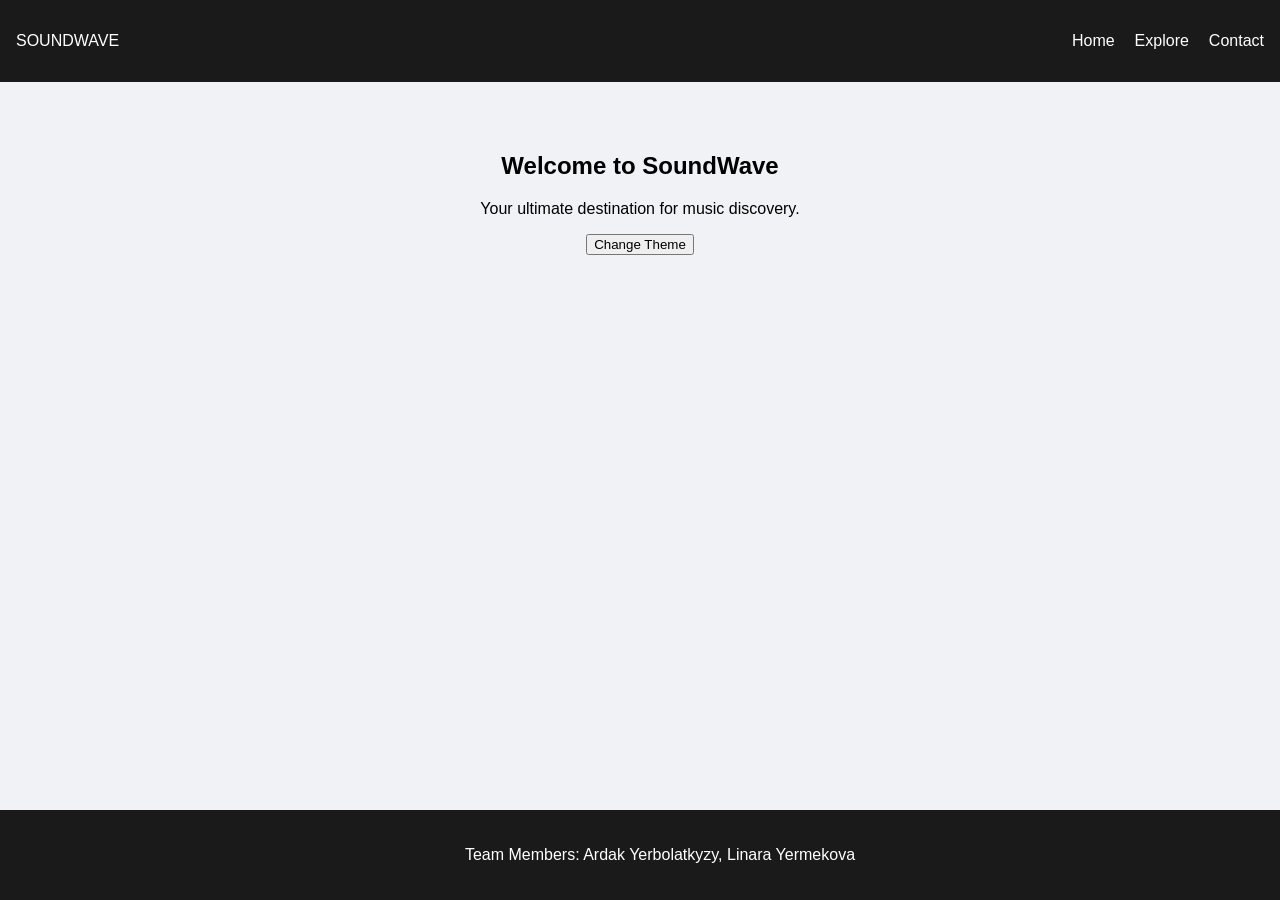
<file: index.html>
<!DOCTYPE html>
<html lang="en">
<head>
    <meta charset="UTF-8">
    <title>SoundWave - Home</title>
    <link rel="stylesheet" href="style.css">
</head>
<body>
    <header>
        <nav>
            <div class="logo">SOUNDWAVE</div>
            <ul>
                <li><a href="index.html">Home</a></li>
                <li><a href="explore.html">Explore</a></li>
                <li><a href="contact.html">Contact</a></li>
            </ul>
        </nav>
    </header>

    <main>
        <section style="text-align: center; padding: 50px;">
            <h1 id="welcome-msg">Welcome to SoundWave</h1>
            <p>Your ultimate destination for music discovery.</p>
            <button id="theme-toggle">Change Theme</button>
        </section>
    </main>

    <footer>
        <p>Team Members: Ardak Yerbolatkyzy, Linara Yermekova</p>
    </footer>
    <script src="script.js"></script>
</body>
</html>
</file>
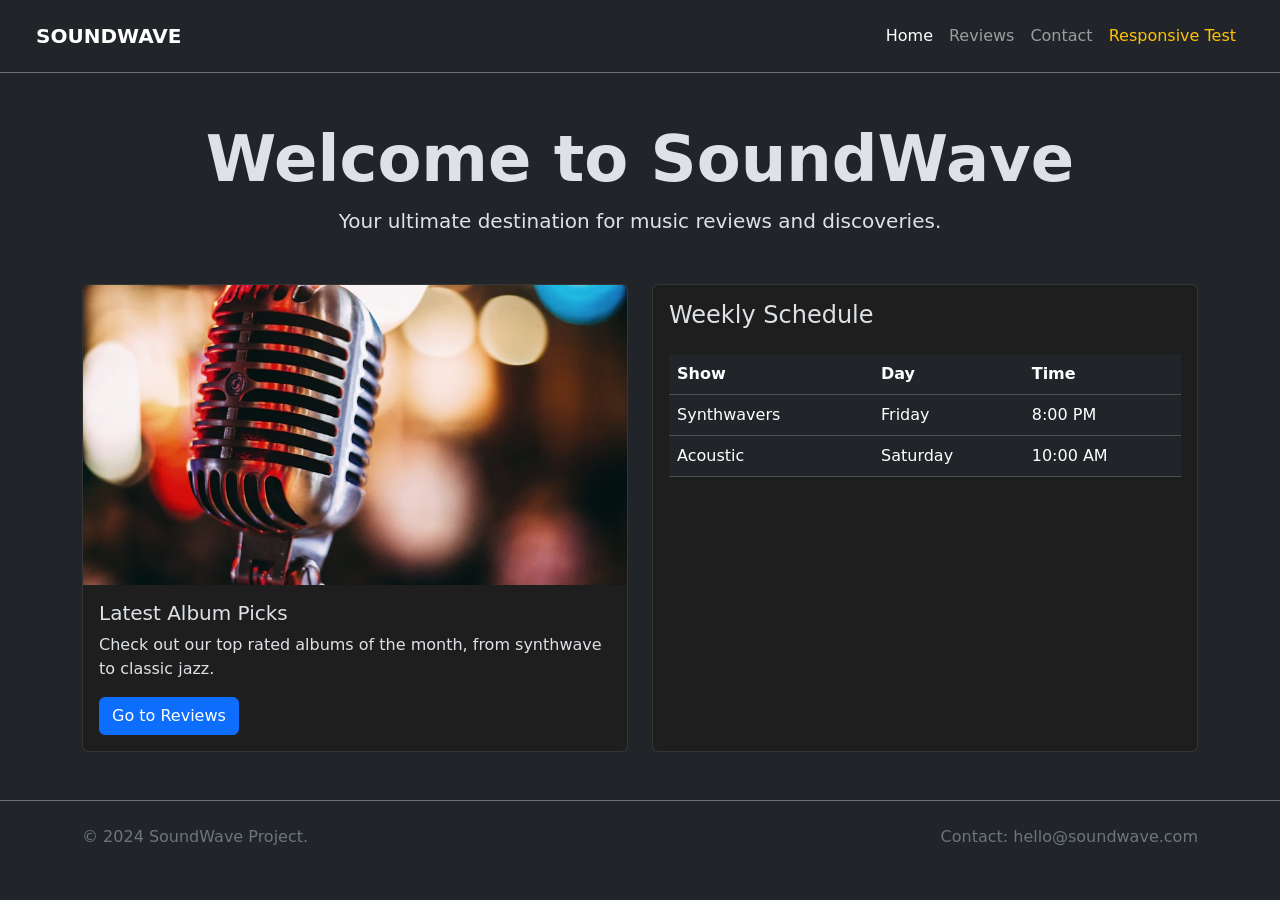
<file: SoundWave_Project/index.html>
<!DOCTYPE html>
<html lang="en" data-bs-theme="dark">
<head>
    <meta charset="utf-8">
    <meta name="viewport" content="width=device-width, initial-scale=1.0">
    <title>SoundWave | Home</title>
    <link href="https://cdn.jsdelivr.net/npm/bootstrap@5.3.3/dist/css/bootstrap.min.css" rel="stylesheet">
    <link rel="stylesheet" href="styles.css">
</head>
<body>
    <nav class="navbar navbar-expand-lg navbar-dark bg-dark border-bottom border-secondary px-4 py-3">
        <div class="container-fluid">
            <a class="navbar-brand fw-bold" href="index.html">SOUNDWAVE</a>
            <button class="navbar-toggler" type="button" data-bs-toggle="collapse" data-bs-target="#navbarNav">
                <span class="navbar-toggler-icon"></span>
            </button>
            <div class="collapse navbar-collapse" id="navbarNav">
                <ul class="navbar-nav ms-auto">
                    <li class="nav-item"><a class="nav-link active" href="index.html">Home</a></li>
                    <li class="nav-item"><a class="nav-link" href="reviews.html">Reviews</a></li>
                    <li class="nav-item"><a class="nav-link" href="contact.html">Contact</a></li>
                    <li class="nav-item"><a class="nav-link text-warning" href="responsive.html">Responsive Test</a></li>
                </ul>
            </div>
        </div>
    </nav>

    <main class="container my-5">
        <header class="text-center mb-5">
            <h1 class="display-3 fw-bold">Welcome to SoundWave</h1>
            <p class="lead">Your ultimate destination for music reviews and discoveries.</p>
        </header>

        <section class="row g-4">
            <div class="col-md-6">
                <div class="card my-custom-card h-100">
                    <img src="music.jpg" class="card-img-top" alt="Featured Music">
                    <div class="card-body">
                        <h5 class="card-title">Latest Album Picks</h5>
                        <p class="card-text">Check out our top rated albums of the month, from synthwave to classic jazz.</p>
                        <a href="reviews.html" class="btn btn-primary">Go to Reviews</a>
                    </div>
                </div>
            </div>
            <div class="col-md-6">
                <div class="card my-custom-card h-100">
                    <div class="card-body">
                        <h2 class="h4 mb-4">Weekly Schedule</h2>
                        <table class="table table-dark table-hover">
                            <thead>
                                <tr><th>Show</th><th>Day</th><th>Time</th></tr>
                            </thead>
                            <tbody>
                                <tr><td>Synthwavers</td><td>Friday</td><td>8:00 PM</td></tr>
                                <tr><td>Acoustic</td><td>Saturday</td><td>10:00 AM</td></tr>
                            </tbody>
                        </table>
                    </div>
                </div>
            </div>
        </section>
    </main>

    <footer class="bg-dark text-secondary py-4 border-top border-secondary mt-auto">
        <div class="container d-flex justify-content-between">
            <p>&copy; 2024 SoundWave Project.</p>
            <p>Contact: hello@soundwave.com</p>
        </div>
    </footer>
    <script src="https://cdn.jsdelivr.net/npm/bootstrap@5.3.3/dist/js/bootstrap.bundle.min.js"></script>
</body>
</html>
</file>
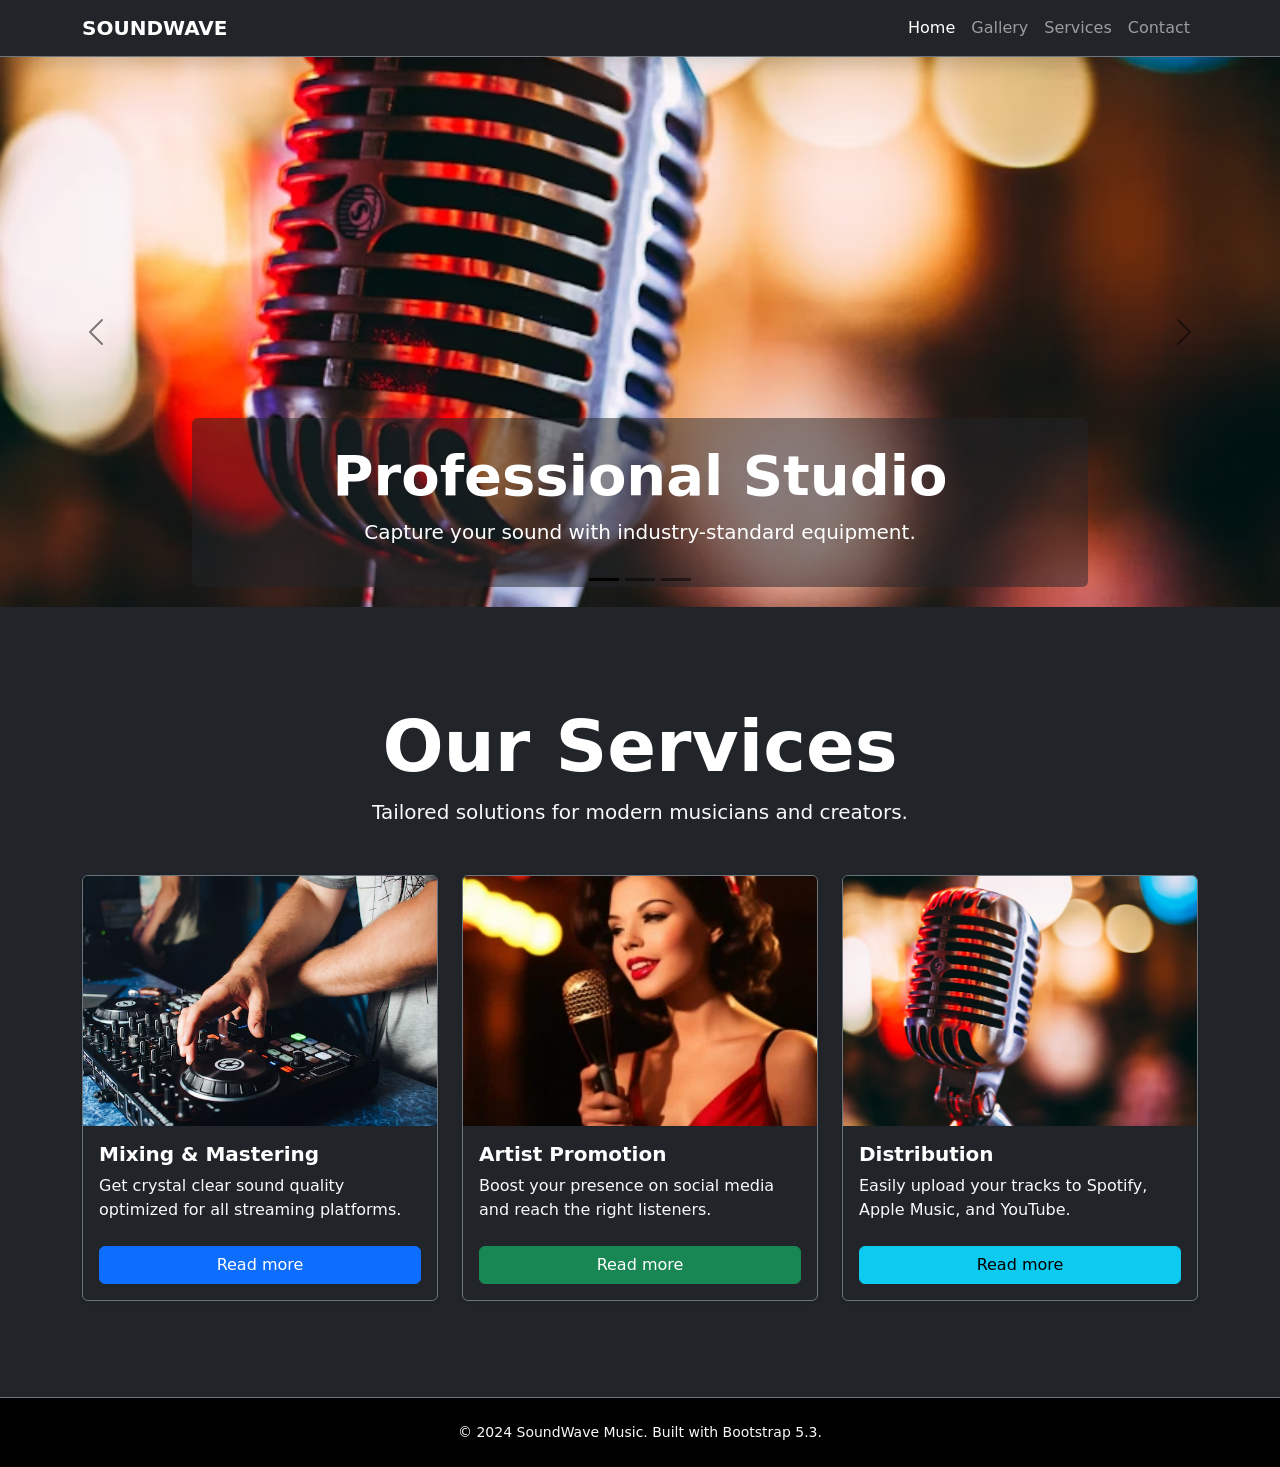
<file: components.html>
<!DOCTYPE html>
<html lang="en" data-bs-theme="dark">
<head>
    <meta charset="UTF-8">
    <meta name="viewport" content="width=device-width, initial-scale=1.0">
    <title>SoundWave | Components Practice</title>

    <!-- Step 1: Link Bootstrap CDN (CSS) -->
    <link href="https://cdn.jsdelivr.net/npm/bootstrap@5.3.3/dist/css/bootstrap.min.css" rel="stylesheet">
    
    <style>
        /* Custom styles for image consistency */
        .carousel-item img {
            height: 550px;
            object-fit: cover;
        }
        .card-img-top {
            height: 250px;
            object-fit: cover;
        }
        /* Spacing for content below Sticky Navbar */
        body {
            padding-top: 0;
        }
    </style>
</head>
<body>

    <!-- Step 2: Navigation Bar (navbar-expand-lg) -->
    <!-- Bonus: Sticky Navbar -->
    <nav class="navbar navbar-expand-lg navbar-dark bg-dark sticky-top border-bottom border-secondary shadow">
        <div class="container">
            <a class="navbar-brand fw-bold" href="#">SOUNDWAVE</a>
            <button class="navbar-toggler" type="button" data-bs-toggle="collapse" data-bs-target="#practiceNavbar">
                <span class="navbar-toggler-icon"></span>
            </button>
            <div class="collapse navbar-collapse" id="practiceNavbar">
                <ul class="navbar-nav ms-auto">
                    <li class="nav-item"><a class="nav-link active" href="#">Home</a></li>
                    <li class="nav-item"><a class="nav-link" href="#gallery">Gallery</a></li>
                    <li class="nav-item"><a class="nav-link" href="#services">Services</a></li>
                    <li class="nav-item"><a class="nav-link" href="#">Contact</a></li>
                </ul>
            </div>
        </div>
    </nav>

    <!-- Step 3: Carousel with 3 images, captions, and slide controls -->
    <!-- Bonus: Autoplay (data-bs-ride) and Fade (carousel-fade) transitions -->
    <header id="gallery" class="carousel slide carousel-fade" data-bs-ride="carousel">
        <!-- Slide Indicators -->
        <div class="carousel-indicators">
            <button type="button" data-bs-target="#gallery" data-bs-slide-to="0" class="active"></button>
            <button type="button" data-bs-target="#gallery" data-bs-slide-to="1"></button>
            <button type="button" data-bs-target="#gallery" data-bs-slide-to="2"></button>
        </div>

        <div class="carousel-inner">
            <!-- Slide 1 -->
            <div class="carousel-item active" data-bs-interval="4000">
                <img src="music.jpg" class="d-block w-100" alt="Studio Recording">
                <div class="carousel-caption d-none d-md-block bg-dark bg-opacity-50 rounded p-4">
                    <h2 class="display-4 fw-bold text-white">Professional Studio</h2>
                    <p class="lead text-white">Capture your sound with industry-standard equipment.</p>
                </div>
            </div>
            <!-- Slide 2 -->
            <div class="carousel-item" data-bs-interval="4000">
                <img src="guitar.jpg" class="d-block w-100" alt="Instruments">
                <div class="carousel-caption d-none d-md-block bg-dark bg-opacity-50 rounded p-4">
                    <h2 class="display-4 fw-bold text-white">Premium Instruments</h2>
                    <p class="lead text-white">A wide variety of guitars and synths for your production.</p>
                </div>
            </div>
            <!-- Slide 3 -->
            <div class="carousel-item" data-bs-interval="4000">
                <img src="people.jpg" class="d-block w-100" alt="Live Event">
                <div class="carousel-caption d-none d-md-block bg-dark bg-opacity-50 rounded p-4">
                    <h2 class="display-4 fw-bold text-white">Global Community</h2>
                    <p class="lead text-white">Connect with thousands of artists and producers worldwide.</p>
                </div>
            </div>
        </div>

        <!-- Carousel Controls -->
        <button class="carousel-control-prev" type="button" data-bs-target="#gallery" data-bs-slide="prev">
            <span class="carousel-control-prev-icon"></span>
        </button>
        <button class="carousel-control-next" type="button" data-bs-target="#gallery" data-bs-slide="next">
            <span class="carousel-control-next-icon"></span>
        </button>
    </header>

    <!-- Step 4: Section with 3 Cards in a responsive grid (col-md-4) -->
    <!-- Step 6: Applied Bootstrap Typography and Spacing -->
    <main class="container my-5 py-5" id="services">
        <div class="text-center mb-5">
            <h1 class="display-2 fw-bold text-white">Our Services</h1>
            <p class="lead text-light">Tailored solutions for modern musicians and creators.</p>
        </div>

        <div class="row g-4">
            <!-- Card 1 -->
            <div class="col-12 col-md-4">
                <div class="card h-100 border-secondary bg-dark text-white shadow-sm">
                    <img src="dj.jpg" class="card-img-top" alt="Mixing">
                    <div class="card-body d-flex flex-column">
                        <h5 class="card-title fw-bold text-white">Mixing & Mastering</h5>
                        <p class="card-text text-light mb-4">Get crystal clear sound quality optimized for all streaming platforms.</p>
                        <!-- Step 5: Buttons in each card -->
                        <button class="btn btn-primary mt-auto">Read more</button>
                    </div>
                </div>
            </div>

            <!-- Card 2 -->
            <div class="col-12 col-md-4">
                <div class="card h-100 border-secondary bg-dark text-white shadow-sm">
                    <img src="singer.jpg" class="card-img-top" alt="Artist Promotion">
                    <div class="card-body d-flex flex-column">
                        <h5 class="card-title fw-bold text-white">Artist Promotion</h5>
                        <p class="card-text text-light mb-4">Boost your presence on social media and reach the right listeners.</p>
                        <button class="btn btn-success mt-auto">Read more</button>
                    </div>
                </div>
            </div>

            <!-- Card 3 -->
            <div class="col-12 col-md-4">
                <div class="card h-100 border-secondary bg-dark text-white shadow-sm">
                    <img src="music.jpg" class="card-img-top" alt="Digital Distribution">
                    <div class="card-body d-flex flex-column">
                        <h5 class="card-title fw-bold text-white">Distribution</h5>
                        <p class="card-text text-light mb-4">Easily upload your tracks to Spotify, Apple Music, and YouTube.</p>
                        <button class="btn btn-info mt-auto">Read more</button>
                    </div>
                </div>
            </div>
        </div>
    </main>

    <!-- Step 7: Layout is responsive (stacks on mobile, side-by-side on desktop) -->

    <footer class="bg-black text-center py-4 border-top border-secondary mt-5">
        <p class="text-light mb-0 small">&copy; 2024 SoundWave Music. Built with Bootstrap 5.3.</p>
    </footer>

    <!-- Step 1: Link Bootstrap JS Bundle -->
    <script src="https://cdn.jsdelivr.net/npm/bootstrap@5.3.3/dist/js/bootstrap.bundle.min.js"></script>
</body>
</html>
</file>
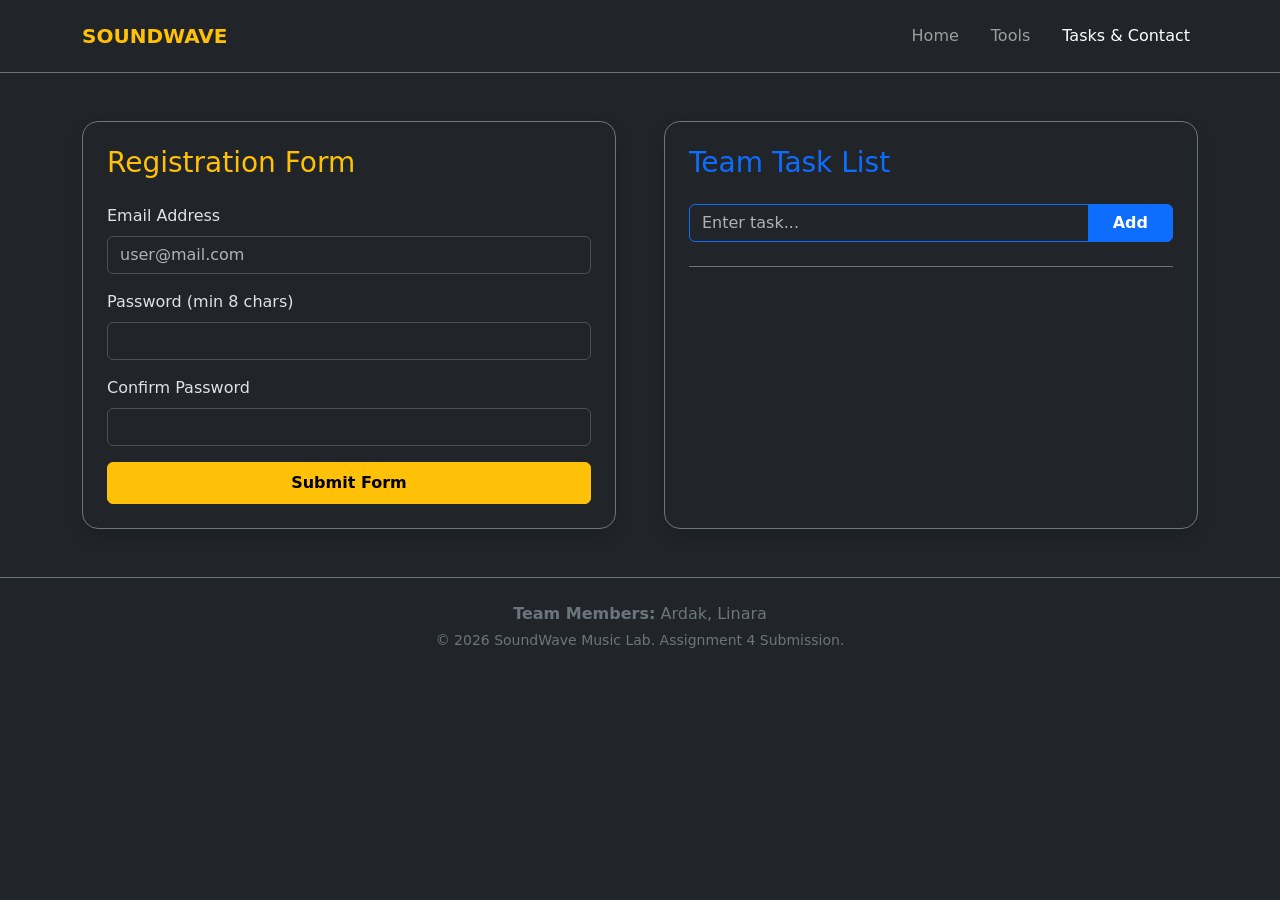
<file: contact.html>
<!DOCTYPE html>
<html lang="en" data-bs-theme="dark">
<head>
    <meta charset="UTF-8">
    <meta name="viewport" content="width=device-width, initial-scale=1.0">
    <title>SoundWave | Contact</title>
    <link href="https://cdn.jsdelivr.net/npm/bootstrap@5.3.3/dist/css/bootstrap.min.css" rel="stylesheet">
    <link rel="stylesheet" href="styles.css">
    <style>
        .strike { text-decoration: line-through; opacity: 0.5; color: #6c757d; }
        .error-tag { color: #ff5a5a; font-size: 0.85rem; font-weight: bold; }
    </style>
</head>
<body>

    <nav class="navbar navbar-expand-lg navbar-dark bg-dark border-bottom border-secondary px-4 py-3 sticky-top">
        <div class="container">
            <a class="navbar-brand fw-bold text-warning" href="index.html">SOUNDWAVE</a>
            <div class="collapse navbar-collapse" id="navbarNav">
                <ul class="navbar-nav ms-auto gap-3">
                    <li class="nav-item"><a class="nav-link" href="index.html">Home</a></li>
                    <li class="nav-item"><a class="nav-link" href="reviews.html">Tools</a></li>
                    <li class="nav-item"><a class="nav-link active" href="contact.html">Tasks & Contact</a></li>
                </ul>
            </div>
        </div>
    </nav>

    <main class="container my-5">
        <div class="row g-5">
            <!-- Задача 2: Валидация формы -->
            <div class="col-md-6">
                <div class="bg-dark p-4 rounded-4 border border-secondary shadow h-100">
                    <h3 class="text-warning mb-4">Registration Form</h3>
                    <form id="regForm" onsubmit="return handleFormSubmit(event)">
                        <div class="mb-3">
                            <label class="form-label">Email Address</label>
                            <input type="email" id="emailVal" class="form-control" placeholder="user@mail.com">
                            <div id="emailErr" class="error-tag mt-1"></div>
                        </div>
                        <div class="mb-3">
                            <label class="form-label">Password (min 8 chars)</label>
                            <input type="password" id="passVal" class="form-control">
                            <div id="passErr" class="error-tag mt-1"></div>
                        </div>
                        <div class="mb-3">
                            <label class="form-label">Confirm Password</label>
                            <input type="password" id="confVal" class="form-control">
                            <div id="confErr" class="error-tag mt-1"></div>
                        </div>
                        <button type="submit" class="btn btn-warning w-100 fw-bold py-2">Submit Form</button>
                    </form>
                </div>
            </div>

            <!-- Задача 3: Интерактивный список дел (To-Do) -->
            <div class="col-md-6">
                <div class="bg-dark p-4 rounded-4 border border-secondary shadow h-100">
                    <h3 class="text-primary mb-4">Team Task List</h3>
                    <div class="input-group mb-4">
                        <input type="text" id="todoTask" class="form-control border-primary" placeholder="Enter task...">
                        <button class="btn btn-primary px-4 fw-bold" onclick="addToList()">Add</button>
                    </div>
                    <ul id="taskBox" class="list-group list-group-flush border-top border-secondary">
                        <!-- Задачи добавляются сюда динамически -->
                    </ul>
                </div>
            </div>
        </div>
    </main>

    <footer class="bg-dark text-secondary py-4 border-top border-secondary mt-5">
        <div class="container text-center">
            <p class="mb-1"><strong>Team Members:</strong> Ardak, Linara</p>
            <p class="small mb-0">&copy; 2026 SoundWave Music Lab. Assignment 4 Submission.</p>
        </div>
    </footer>

    <script>
        // Логика валидации формы (Requirement 2)
        function handleFormSubmit(e) {
            e.preventDefault();
            let isOk = true;
            const email = document.getElementById('emailVal').value;
            const p1 = document.getElementById('passVal').value;
            const p2 = document.getElementById('confVal').value;

            document.getElementById('emailErr').innerText = !/^[^\s@]+@[^\s@]+\.[^\s@]+$/.test(email) ? "Invalid email address format." : "";
            document.getElementById('passErr').innerText = p1.length < 8 ? "Minimum 8 characters required." : "";
            document.getElementById('confErr').innerText = p1 !== p2 ? "Passwords do not match." : "";

            if (!document.getElementById('emailErr').innerText && !document.getElementById('passErr').innerText && !document.getElementById('confErr').innerText) {
                alert("Success! Form data validated.");
                document.getElementById('regForm').reset();
            }
        }

        // Логика To-Do списка (Requirement 3)
        function addToList() {
            const field = document.getElementById('todoTask');
            if (!field.value.trim()) return;
            
            const li = document.createElement('li');
            li.className = "list-group-item bg-dark text-light d-flex justify-content-between align-items-center border-secondary px-0 py-3";
            li.innerHTML = `
                <span class="fs-5" onclick="this.classList.toggle('strike')" style="cursor:pointer;">${field.value}</span>
                <button class="btn btn-sm btn-outline-danger px-3 fw-bold" onclick="this.parentElement.remove()">Remove</button>
            `;
            document.getElementById('taskBox').appendChild(li);
            field.value = "";
        }
    </script>
    <script src="https://cdn.jsdelivr.net/npm/bootstrap@5.3.3/dist/js/bootstrap.bundle.min.js"></script>
</body>
</html>
</file>
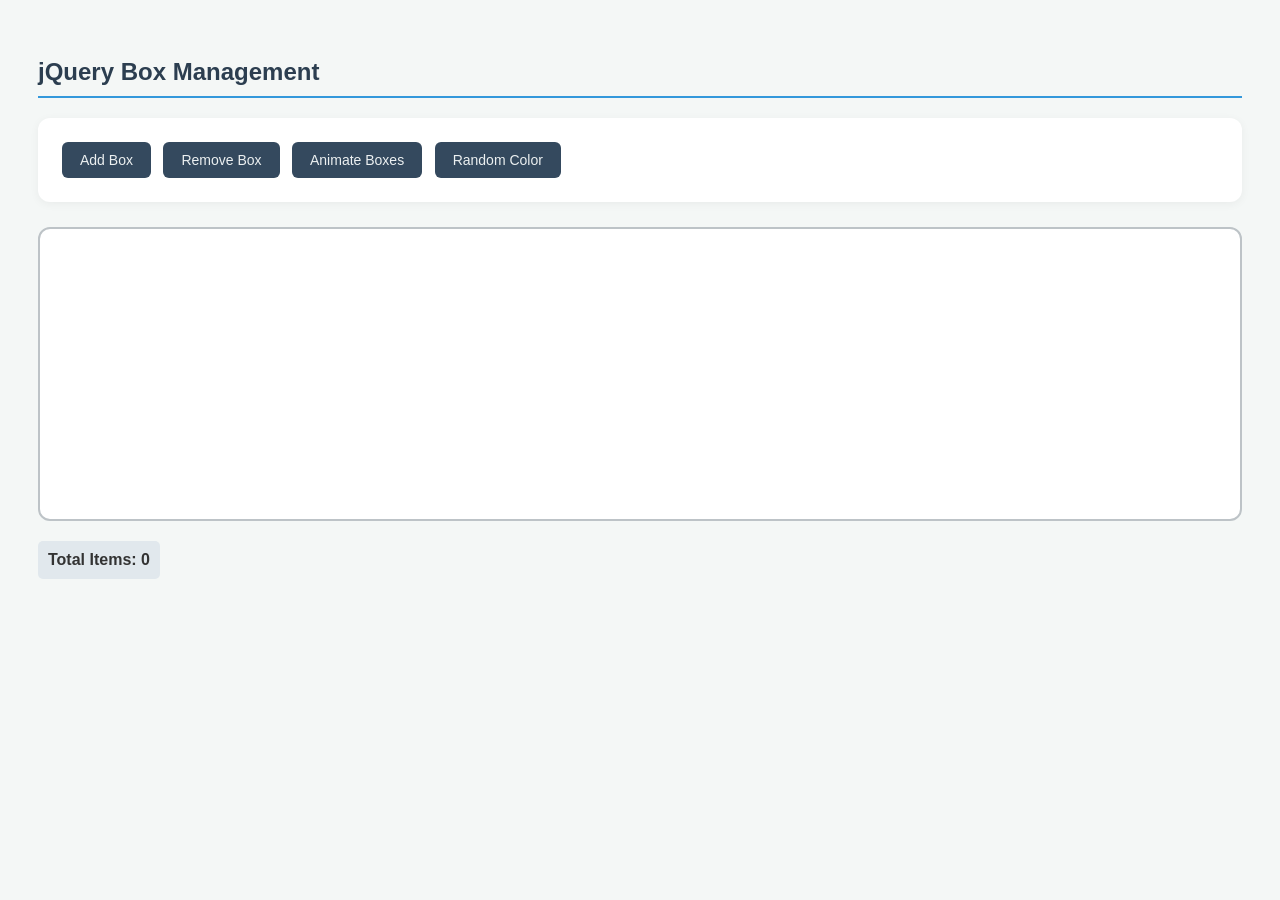
<file: dom.html>
<!DOCTYPE html>
<html lang="en">
<head>
    <meta charset="UTF-8">
    <meta name="viewport" content="width=device-width, initial-scale=1.0">
    <title>DOM Manipulation Workshop</title>
    <script src="https://code.jquery.com/jquery-3.6.0.min.js"></script>
    <style>
        /* Светлая профессиональная тема */
        body { 
            font-family: 'Trebuchet MS', sans-serif; 
            padding: 30px; 
            background-color: #f4f7f6; 
            color: #333; 
        }
        
        h2 { color: #2c3e50; border-bottom: 2px solid #3498db; padding-bottom: 10px; }

        .menu-bar { 
            background: #fff; 
            padding: 20px; 
            border-radius: 12px; 
            box-shadow: 0 2px 10px rgba(0,0,0,0.05);
            margin-bottom: 25px; 
        }
        
        /* Стильные кнопки с тенями */
        .btn-ui { 
            padding: 10px 18px; 
            margin: 4px; 
            border: none; 
            background: #34495e; 
            color: #ecf0f1;
            border-radius: 6px; 
            cursor: pointer; 
            font-size: 14px;
            transition: 0.2s;
        }
        .btn-ui:hover { background: #2c3e50; box-shadow: 0 4px 6px rgba(0,0,0,0.1); }

        #container { 
            border: 2px solid #bdc3c7; 
            min-height: 250px; 
            padding: 20px; 
            display: flex; 
            flex-wrap: wrap; 
            gap: 12px; 
            position: relative;
            background: #ffffff;
            border-radius: 12px;
        }

        /* Квадраты (.box) согласно критериям */
        .box { 
            width: 55px; 
            height: 55px; 
            background-color: #3498db; 
            border-radius: 4px; /* Маленькое скругление, но это все еще квадрат */
            position: relative; 
        }

        #info-log { 
            margin-top: 20px; 
            padding: 10px;
            background: #e1e8ed;
            display: inline-block;
            border-radius: 5px;
            font-weight: bold;
        }
    </style>
</head>
<body>

    <h2>jQuery Box Management</h2>

    <div class="menu-bar">
        <button id="addBoxBtn" class="btn-ui">Add Box</button>
        <button id="removeBoxBtn" class="btn-ui">Remove Box</button>
        <button id="animateAllBtn" class="btn-ui">Animate Boxes</button>
        <button id="randomizeColorBtn" class="btn-ui">Random Color</button>
    </div>

    <div id="container"></div>

    <div id="info-log">
        Total Items: <span id="countDisplay">0</span>
    </div>

    <script>
        $(document).ready(function() {
            
            // Обновление счетчика текста (.text)
            function updateStats() {
                var total = $(".box").length;
                $("#countDisplay").text(total); 
            }

            // 1. Добавление (.append)
            $("#addBoxBtn").on("click", function() {
                $("#container").append('<div class="box"></div>'); 
                updateStats();
            });

            // 2. Удаление последнего (.remove)
            $("#removeBoxBtn").on("click", function() {
                $(".box").last().remove(); 
                updateStats();
            });

            // 3. Анимация (.animate) и цепочка (chaining)
            $("#animateAllBtn").on("click", function() {
                $(".box").animate({
                    left: "+=60px",
                    width: "35px",
                    height: "35px",
                    opacity: 0.3
                }, 700).animate({
                    left: "0px",
                    width: "55px",
                    height: "55px",
                    opacity: 1
                }, 500);
            });

            // 4. Случайный цвет (.css и Math.random)
            $("#randomizeColorBtn").on("click", function() {
                $(".box").each(function() {
                    const randomHex = '#' + Math.floor(Math.random()*16777215).toString(16);
                    $(this).css("background-color", randomHex);
                });
            });

        });
    </script>
</body>
</html>
</file>
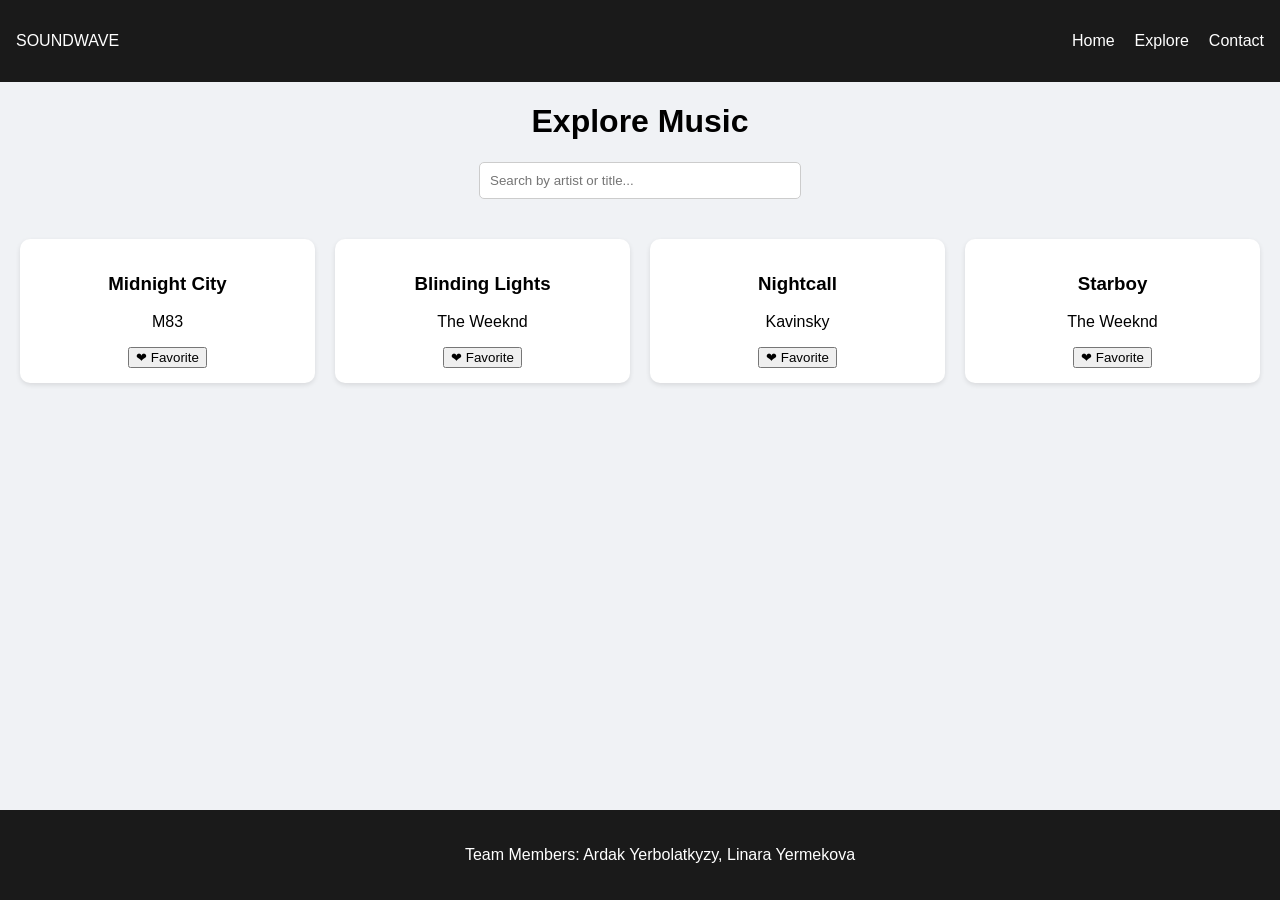
<file: explore.html>
<!DOCTYPE html>
<html lang="en">
<head>
    <meta charset="UTF-8">
    <title>SoundWave - Explore</title>
    <link rel="stylesheet" href="style.css">
</head>
<body>
    <header>
        <nav>
            <div class="logo">SOUNDWAVE</div>
            <ul>
                <li><a href="index.html">Home</a></li>
                <li><a href="explore.html">Explore</a></li>
                <li><a href="contact.html">Contact</a></li>
            </ul>
        </nav>
    </header>

    <main>
        <h1 style="text-align:center;">Explore Music</h1>
        <div style="text-align:center; margin-bottom: 20px;">
            <input type="text" id="search-input" placeholder="Search by artist or title..." style="padding:10px; width:300px; border-radius:5px; border:1px solid #ccc;">
        </div>
        
        <div id="song-list" class="grid-container"></div>
    </main>

    <footer>
        <p>Team Members: Ardak Yerbolatkyzy, Linara Yermekova</p>
    </footer>
    <script src="script.js"></script>
</body>
</html>
</file>
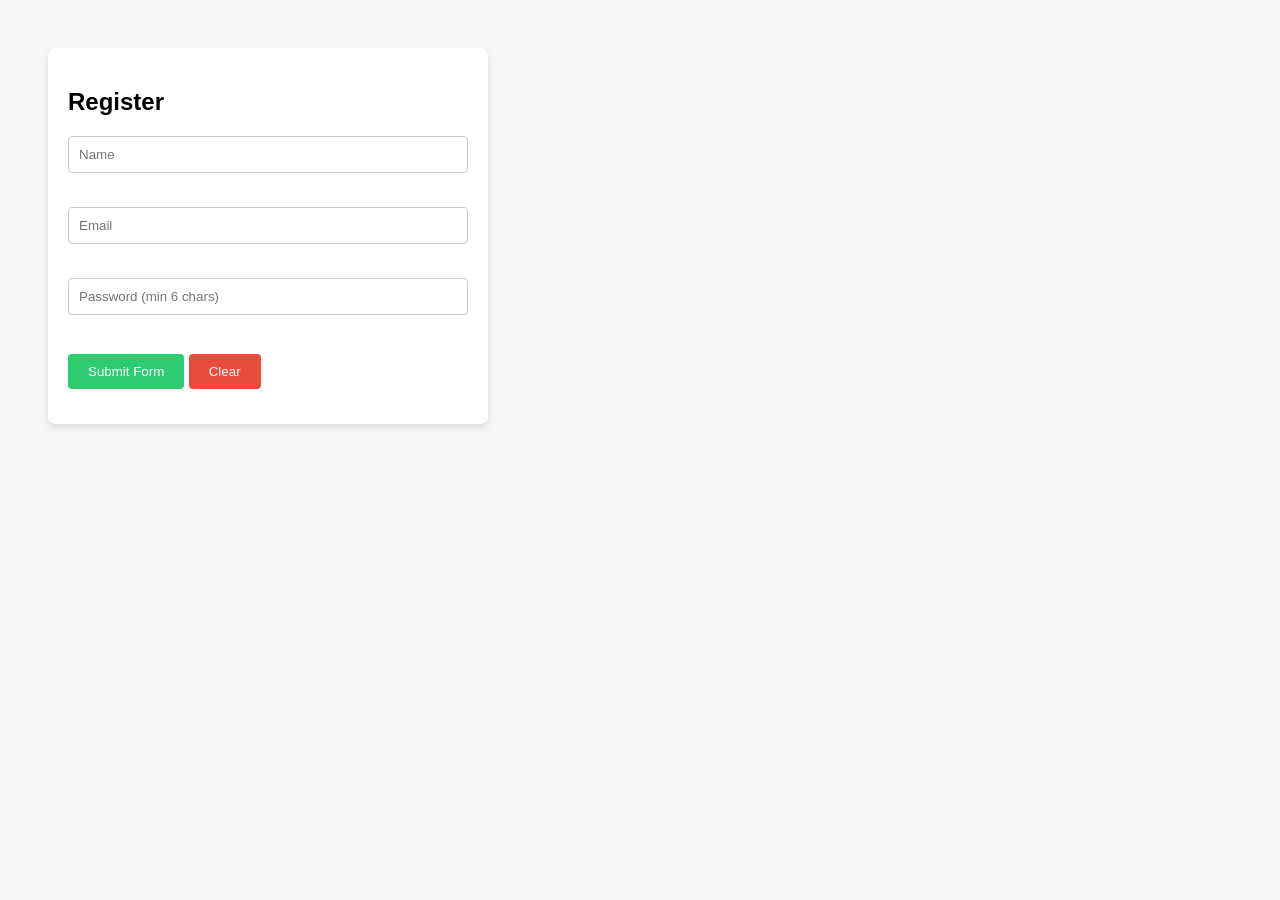
<file: form-validation.html>
<!DOCTYPE html>
<html lang="en">
<head>
    <meta charset="UTF-8">
    <title>Practice 1 - Form Validation</title>
    <style>
        body { font-family: 'Segoe UI', sans-serif; padding: 40px; background: #f4f7f6; }
        .form-container { background: white; padding: 20px; border-radius: 8px; max-width: 400px; box-shadow: 0 4px 6px rgba(0,0,0,0.1); }
        input { display: block; width: 100%; margin-top: 10px; padding: 10px; box-sizing: border-box; border: 1px solid #ccc; border-radius: 4px; }
        .msg { font-size: 0.85rem; margin-top: 5px; min-height: 1.2rem; }
        button { margin-top: 15px; padding: 10px 20px; cursor: pointer; border: none; border-radius: 4px; transition: 0.3s; }
        #submitBtn { background: #2ecc71; color: white; }
        #clearBtn { background: #e74c3c; color: white; }
    </style>
</head>
<body>

<div class="form-container">
    <h2>Register</h2>
    <form id="regForm">
        <input type="text" id="userName" placeholder="Name">
        <div id="nameMsg" class="msg"></div>

        <input type="email" id="userEmail" placeholder="Email">
        <div id="emailMsg" class="msg"></div>

        <input type="password" id="userPass" placeholder="Password (min 6 chars)">
        <div id="passMsg" class="msg"></div>

        <button type="submit" id="submitBtn">Submit Form</button>
        <button type="button" id="clearBtn">Clear</button>
    </form>
    <div id="formStatus" style="margin-top: 15px; font-weight: bold;"></div>
</div>

<script src="validation-logic.js"></script>
</body>
</html>
</file>
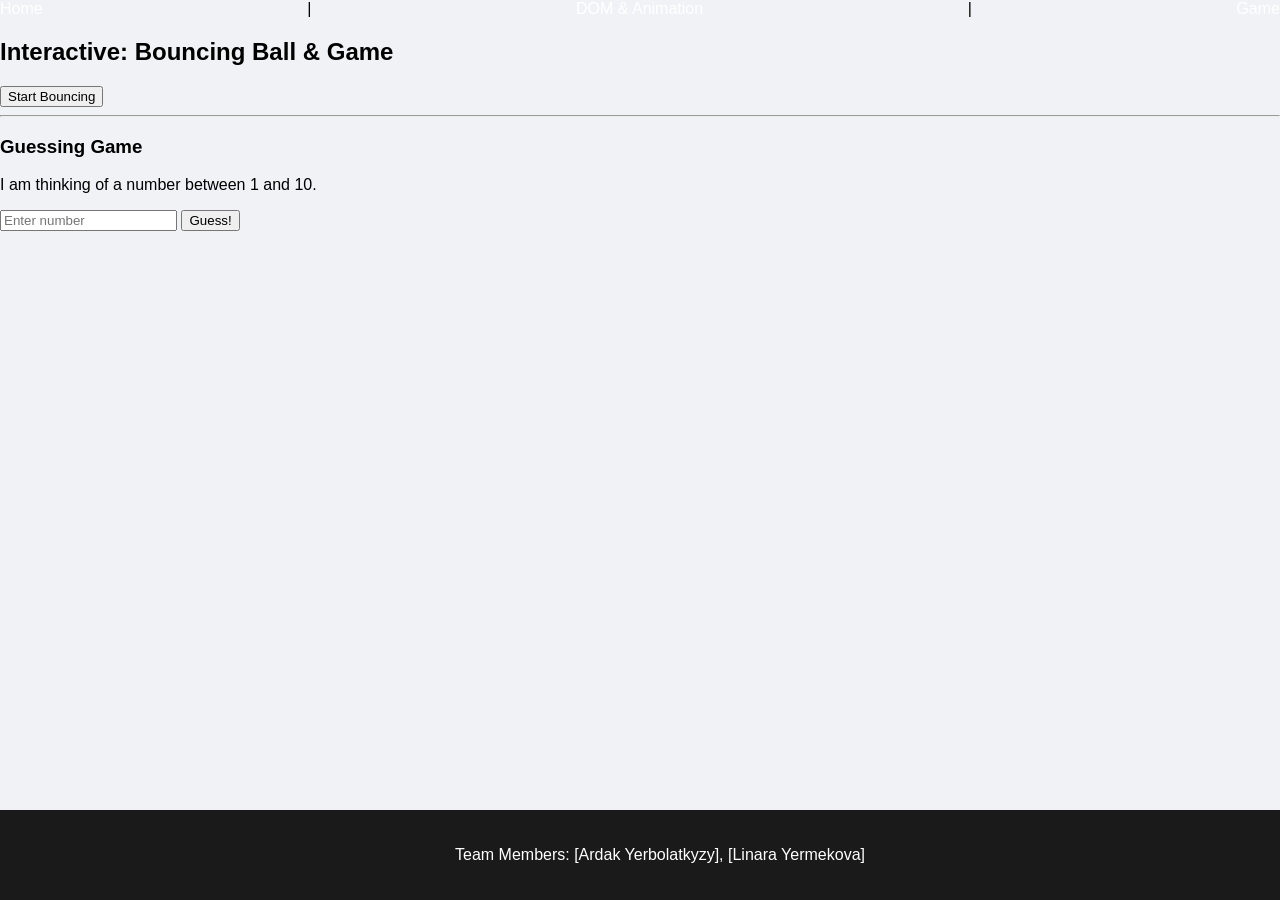
<file: game.html>
<!DOCTYPE html>
<html lang="en">
<head>
    <meta charset="UTF-8">
    <title>Interactive Sections & Game</title>
    <!-- ПРОВЕРЬ: Название файла в VS Code должно быть styles.css -->
    <link rel="stylesheet" href="style.css">
    <!-- Без этой строки jQuery не будет работать! -->
    <script src="https://code.jquery.com/jquery-3.6.0.min.js"></script>
</head>
<body>
    <nav>
        <a href="index.html">Home</a> | 
        <a href="elements.html">DOM & Animation</a> | 
        <a href="game.html">Game</a>
    </nav>

    <main>
        <!-- Секция 6: Анимированный мяч -->
        <section>
            <h1>Interactive: Bouncing Ball & Game</h1>
            <div id="ball-container">
                <div id="ball"></div>
            </div>
            <button id="bounceBtn">Start Bouncing</button>
        </section>

        <hr>

        <!-- Секция 6: Игра в угадывание -->
        <section>
            <h3>Guessing Game</h3>
            <p>I am thinking of a number between 1 and 10.</p>
            <input type="number" id="userGuess" placeholder="Enter number">
            <button id="checkGuessBtn">Guess!</button>
            <p id="gameFeedback"></p>
        </section>
    </main>

    <footer>
        <p>Team Members: [Ardak Yerbolatkyzy], [Linara Yermekova]</p>
    </footer>

    <!-- Подключаем логику в самом конце[cite: 3] -->
    <script src="script.js"></script>
</body>
</html>
</file>
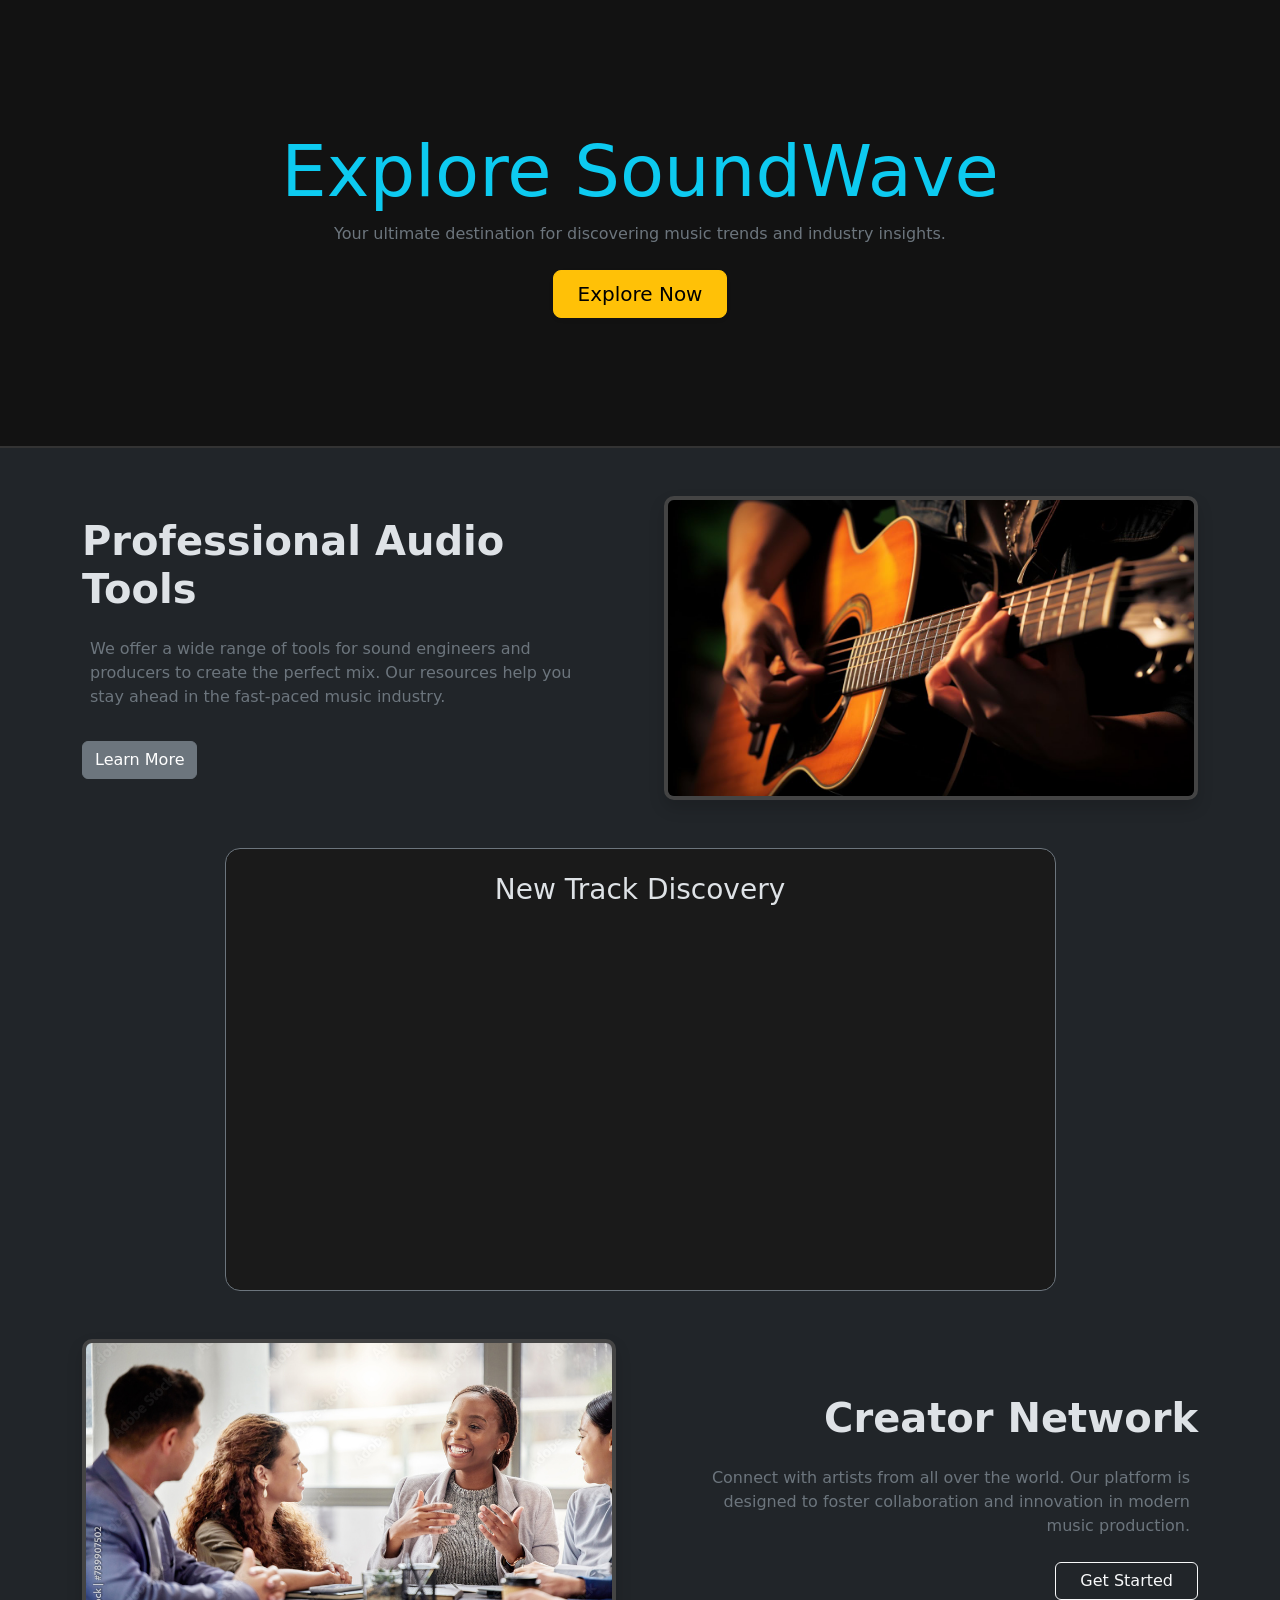
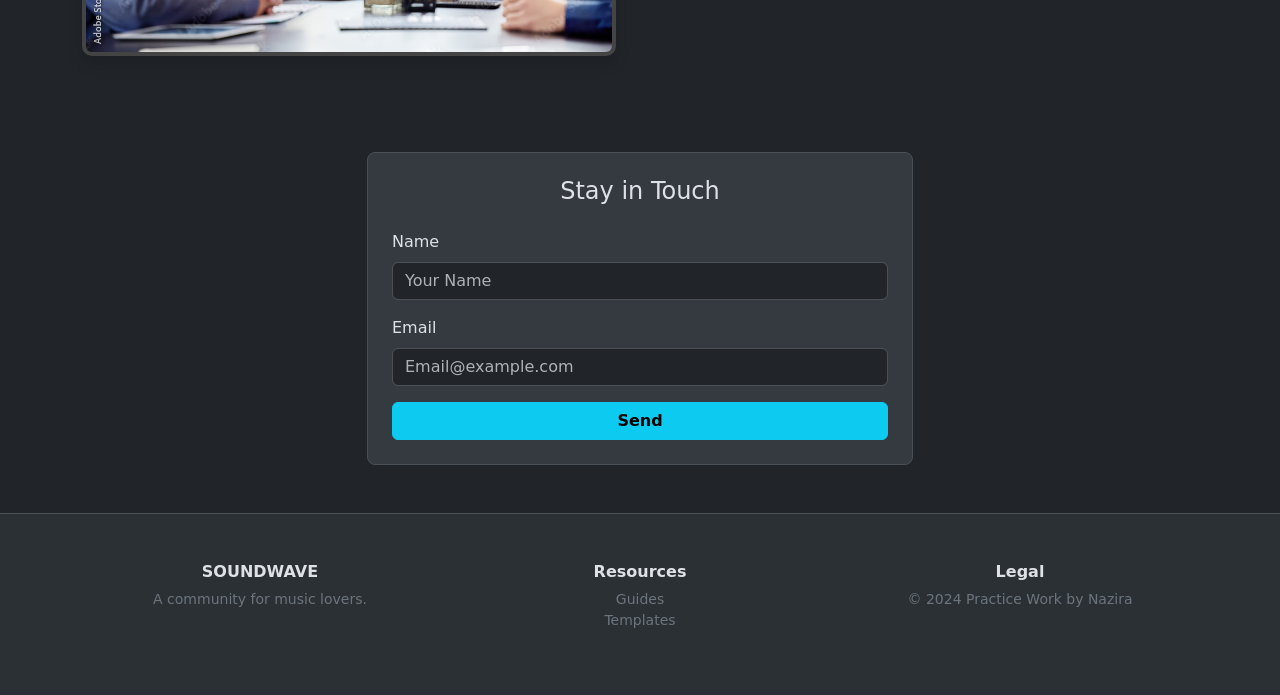
<file: responsive.html>
<!DOCTYPE html>
<html lang="en" data-bs-theme="dark">
<head>
    <meta charset="UTF-8">
    <meta name="viewport" content="width=device-width, initial-scale=1.0">
    <title>SoundWave | Practice 2 - Responsive</title>

    <!-- Подключение Bootstrap CDN -->
    <link href="https://cdn.jsdelivr.net/npm/bootstrap@5.3.3/dist/css/bootstrap.min.css" rel="stylesheet">
    
    <style>
        /* Стили для секций */
        .hero-banner {
            padding: 80px 0;
            background-color: #121212;
            border-bottom: 2px solid #333;
        }
        .content-img {
            max-width: 100%;
            height: auto;
            border: 4px solid #444;
            border-radius: 10px;
        }
        .audio-section {
            background-color: #1a1a1a;
            border-radius: 15px;
        }
    </style>
</head>
<body>

    <!-- Шаг 2: Header Section (Title, Subtitle, Button) -->
    <header class="hero-banner text-center">
        <div class="container py-5">
            <h1 class="display-2 fw-normal text-info">Explore SoundWave</h1>
            <p class="text-secondary mb-4 px-lg-5">Your ultimate destination for discovering music trends and industry insights.</p>
            <!-- Button Color 1: Warning -->
            <button class="btn btn-warning btn-lg px-4 shadow-sm">Explore Now</button>
        </div>
    </header>

    <!-- Шаг 2, 3, 4, 6: Main Content -->
    <main class="container my-5">
        
        <!-- Row 1: Text Left, Image Right -->
        <div class="row g-5 align-items-center mb-5">
            <div class="col-12 col-md-6 text-center text-md-start">
                <h2 class="h1 fw-bold mb-3">Professional Audio Tools</h2>
                <p class="text-secondary p-2">
                    We offer a wide range of tools for sound engineers and producers to create the perfect mix. Our resources help you stay ahead in the fast-paced music industry.
                </p>
                <!-- Button Color 2: Secondary -->
                <a href="#" class="btn btn-secondary mt-2">Learn More</a>
            </div>
            <div class="col-12 col-md-6">
                <img src="guitar.jpg" alt="Music Tools" class="content-img shadow">
            </div>
        </div>

        <!-- Бонус: Music Embed Section -->
        <div class="row justify-content-center mb-5">
            <div class="col-12 col-lg-9">
                <div class="audio-section p-4 text-center border border-secondary">
                    <h3 class="mb-4">New Track Discovery</h3>
                    <div class="ratio ratio-21x9">
                        <!-- Поменяла ID трека на другой (Lo-fi Beats) -->
                        <iframe width="100%" height="166" scrolling="no" frameborder="no" allow="autoplay" src="https://w.soundcloud.com/player/?url=https%3A//api.soundcloud.com/tracks/300262149&color=%2300ccff&auto_play=false&hide_related=false&show_comments=true&show_user=true&show_reposts=false&show_teaser=true"></iframe>
                    </div>
                </div>
            </div>
        </div>

        <!-- Row 2: Image Left, Text Right (Using flex-row-reverse for variety) -->
        <div class="row g-5 align-items-center flex-row-reverse">
            <div class="col-12 col-md-6 text-center text-md-end">
                <h2 class="h1 fw-bold mb-3">Creator Network</h2>
                <p class="text-secondary p-2">
                    Connect with artists from all over the world. Our platform is designed to foster collaboration and innovation in modern music production.
                </p>
                <!-- Button Color 3: Outline Light -->
                <button class="btn btn-outline-light px-4">Get Started</button>
            </div>
            <div class="col-12 col-md-6">
                <img src="people.jpg" alt="Collaboration" class="content-img shadow">
            </div>
        </div>

        <!-- Бонус: Form Section -->
        <section class="mt-5 pt-5" id="contact">
            <div class="row justify-content-center">
                <div class="col-12 col-md-8 col-lg-6">
                    <div class="bg-body-secondary p-4 rounded-3 border">
                        <h4 class="text-center mb-4">Stay in Touch</h4>
                        <form>
                            <div class="mb-3">
                                <label class="form-label">Name</label>
                                <input type="text" class="form-control" placeholder="Your Name">
                            </div>
                            <div class="mb-3">
                                <label class="form-label">Email</label>
                                <input type="email" class="form-control" placeholder="Email@example.com">
                            </div>
                            <button type="submit" class="btn btn-info w-100 fw-bold">Send</button>
                        </form>
                    </div>
                </div>
            </div>
        </section>

    </main>

    <!-- Шаг 2: Footer -->
    <footer class="container-fluid bg-body-tertiary border-top py-5 mt-5">
        <div class="container text-center">
            <div class="row gy-4">
                <div class="col-md-4">
                    <h6 class="fw-bold">SOUNDWAVE</h6>
                    <p class="small text-secondary">A community for music lovers.</p>
                </div>
                <div class="col-md-4">
                    <h6 class="fw-bold">Resources</h6>
                    <ul class="list-unstyled small">
                        <li><a href="#" class="text-decoration-none text-secondary">Guides</a></li>
                        <li><a href="#" class="text-decoration-none text-secondary">Templates</a></li>
                    </ul>
                </div>
                <div class="col-md-4">
                    <h6 class="fw-bold">Legal</h6>
                    <p class="small text-secondary">&copy; 2024 Practice Work by Nazira</p>
                </div>
            </div>
        </div>
    </footer>

    <!-- Bootstrap JS Bundle -->
    <script src="https://cdn.jsdelivr.net/npm/bootstrap@5.3.3/dist/js/bootstrap.bundle.min.js"></script>
</body>
</html>
</file>
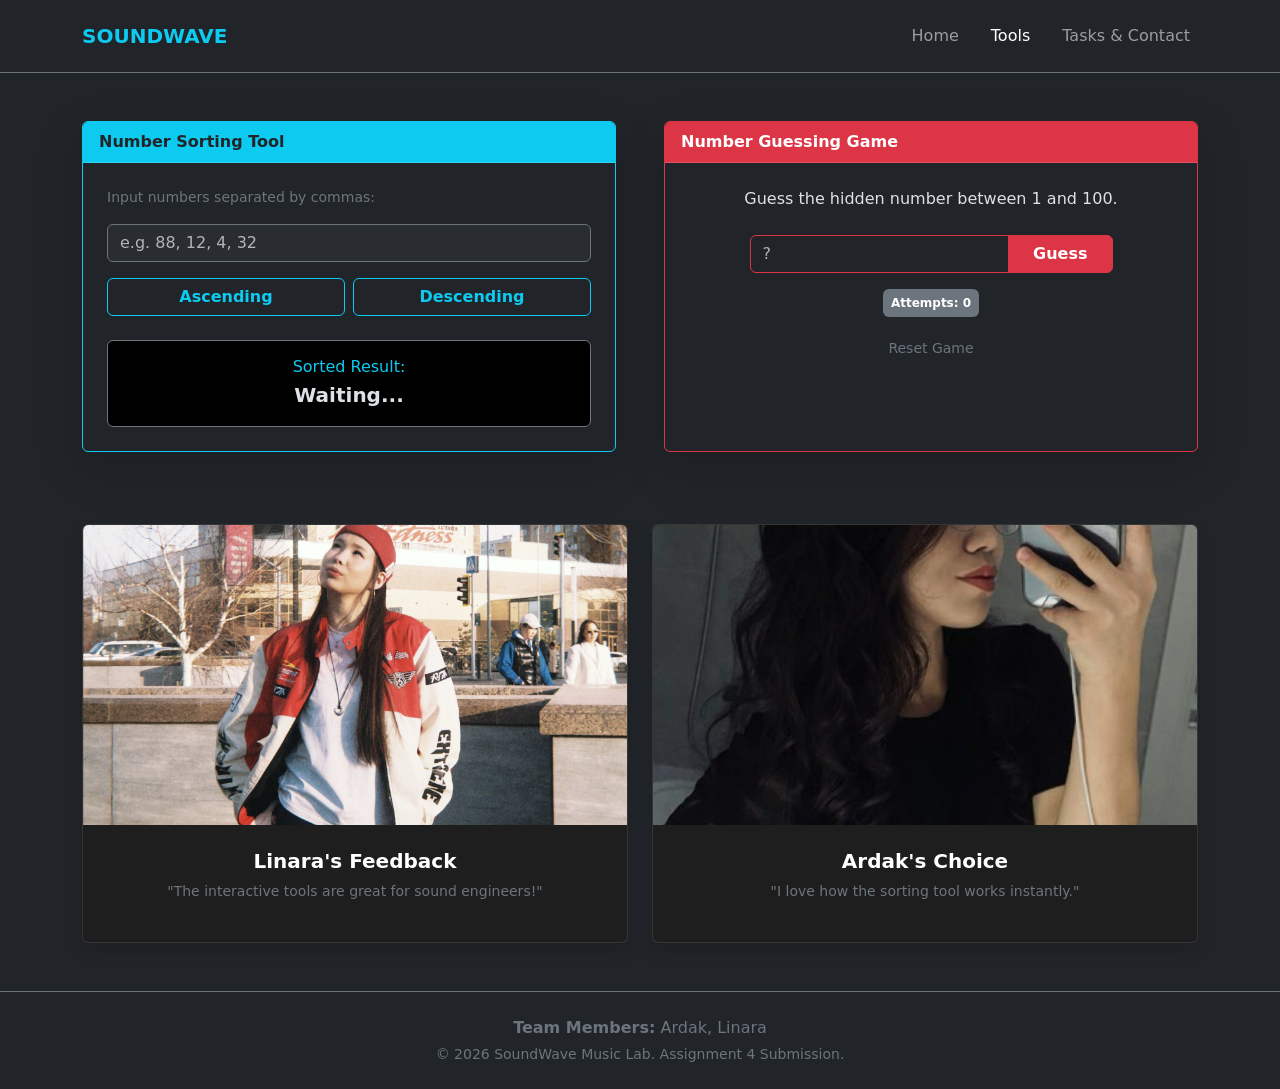
<file: reviews.html>
<!DOCTYPE html>
<html lang="en" data-bs-theme="dark">
<head>
    <meta charset="UTF-8">
    <meta name="viewport" content="width=device-width, initial-scale=1.0">
    <title>SoundWave | Tools</title>
    <link href="https://cdn.jsdelivr.net/npm/bootstrap@5.3.3/dist/css/bootstrap.min.css" rel="stylesheet">
    <link rel="stylesheet" href="styles.css">
</head>
<body>

    <nav class="navbar navbar-expand-lg navbar-dark bg-dark border-bottom border-secondary px-4 py-3 sticky-top">
        <div class="container">
            <a class="navbar-brand fw-bold text-info" href="index.html">SOUNDWAVE</a>
            <div class="collapse navbar-collapse" id="navbarNav">
                <ul class="navbar-nav ms-auto gap-3">
                    <li class="nav-item"><a class="nav-link" href="index.html">Home</a></li>
                    <li class="nav-item"><a class="nav-link active" href="reviews.html">Tools</a></li>
                    <li class="nav-item"><a class="nav-link" href="contact.html">Tasks & Contact</a></li>
                </ul>
            </div>
        </div>
    </nav>

    <main class="container my-5">
        <div class="row g-5">
            <!-- Задача 4: Инструмент сортировки чисел -->
            <div class="col-md-6">
                <div class="card h-100 border-info bg-dark shadow-lg">
                    <div class="card-header bg-info text-dark fw-bold">Number Sorting Tool</div>
                    <div class="card-body p-4">
                        <p class="small text-secondary mb-3">Input numbers separated by commas:</p>
                        <input type="text" id="numbersInput" class="form-control mb-3 bg-secondary bg-opacity-10 border-secondary" placeholder="e.g. 88, 12, 4, 32">
                        
                        <div class="row g-2 mb-4">
                            <div class="col-6"><button class="btn btn-outline-info w-100 fw-bold" onclick="sortArray('asc')">Ascending</button></div>
                            <div class="col-6"><button class="btn btn-outline-info w-100 fw-bold" onclick="sortArray('desc')">Descending</button></div>
                        </div>
                        
                        <div class="p-3 bg-black rounded text-center border border-secondary shadow-inner">
                            <h6 class="text-info mb-1">Sorted Result:</h6>
                            <div id="sortedDisplay" class="fw-bold fs-5">Waiting...</div>
                        </div>
                    </div>
                </div>
            </div>

            <!-- Задача 7: Игра "Угадай число" (Бонус) -->
            <div class="col-md-6">
                <div class="card h-100 border-danger bg-dark shadow-lg">
                    <div class="card-header bg-danger text-white fw-bold">Number Guessing Game</div>
                    <div class="card-body text-center p-4">
                        <p class="mb-4">Guess the hidden number between 1 and 100.</p>
                        <div class="input-group mb-3 w-75 mx-auto">
                            <input type="number" id="guessBox" class="form-control border-danger" placeholder="?">
                            <button class="btn btn-danger px-4 fw-bold" onclick="makeGuess()">Guess</button>
                        </div>
                        <div id="hintMsg" class="fs-5 fw-bold text-warning mb-2"></div>
                        <div id="triesMsg" class="badge bg-secondary mb-3 p-2">Attempts: 0</div>
                        <br>
                        <button class="btn btn-link btn-sm text-secondary text-decoration-none" onclick="restartGame()">Reset Game</button>
                    </div>
                </div>
            </div>
        </div>

        <!-- Секция отзывов с твоими изображениями -->
        <div class="row mt-5 g-4">
            <div class="col-md-6">
                <div class="card my-custom-card border-0 shadow">
                    <img src="linara.jpeg" class="card-img-top" alt="Reviewer">
                    <div class="card-body p-4 text-center">
                        <h5 class="fw-bold text-white">Linara's Feedback</h5>
                        <p class="text-secondary small">"The interactive tools are great for sound engineers!"</p>
                    </div>
                </div>
            </div>
            <div class="col-md-6">
                <div class="card my-custom-card border-0 shadow">
                    <img src="ardak.jpeg" class="card-img-top" alt="Reviewer">
                    <div class="card-body p-4 text-center">
                        <h5 class="fw-bold text-white">Ardak's Choice</h5>
                        <p class="text-secondary small">"I love how the sorting tool works instantly."</p>
                    </div>
                </div>
            </div>
        </div>
    </main>

    <footer class="bg-dark text-secondary py-4 border-top border-secondary mt-5">
        <div class="container text-center">
            <p class="mb-1"><strong>Team Members:</strong> Ardak, Linara</p>
            <p class="small mb-0">&copy; 2026 SoundWave Music Lab. Assignment 4 Submission.</p>
        </div>
    </footer>

    <script>
        // Логика сортировки массива (Requirement 4)
        function sortArray(dir) {
            const input = document.getElementById('numbersInput').value;
            if (!input.trim() || !/^[\d,\s.-]+$/.test(input)) {
                return alert("Invalid input! Use numbers and commas.");
            }
            let arr = input.split(',').map(n => parseFloat(n.trim())).filter(n => !isNaN(n));
            
            if (dir === 'asc') arr.sort((a,b) => a - b);
            else arr.sort((a,b) => b - a);
            
            document.getElementById('sortedDisplay').innerText = arr.join(', ');
        }

        // Логика игры "Угадай число" (Requirement 7)
        let secret = Math.floor(Math.random() * 100) + 1;
        let count = 0;
        function makeGuess() {
            const guess = parseInt(document.getElementById('guessBox').value);
            if (isNaN(guess)) return;
            count++;
            const msg = document.getElementById('hintMsg');
            if (guess === secret) {
                msg.innerText = "🎉 Correct!";
                alert("You guessed it in " + count + " attempts!");
                restartGame();
            } else {
                msg.innerText = guess < secret ? "Too Low ↑" : "Too High ↓";
            }
            document.getElementById('triesMsg').innerText = "Attempts: " + count;
            document.getElementById('guessBox').value = "";
        }
        function restartGame() {
            secret = Math.floor(Math.random() * 100) + 1;
            count = 0;
            document.getElementById('hintMsg').innerText = "";
            document.getElementById('triesMsg').innerText = "Attempts: 0";
        }
    </script>
    <script src="https://cdn.jsdelivr.net/npm/bootstrap@5.3.3/dist/js/bootstrap.bundle.min.js"></script>
</body>
</html>
</file>
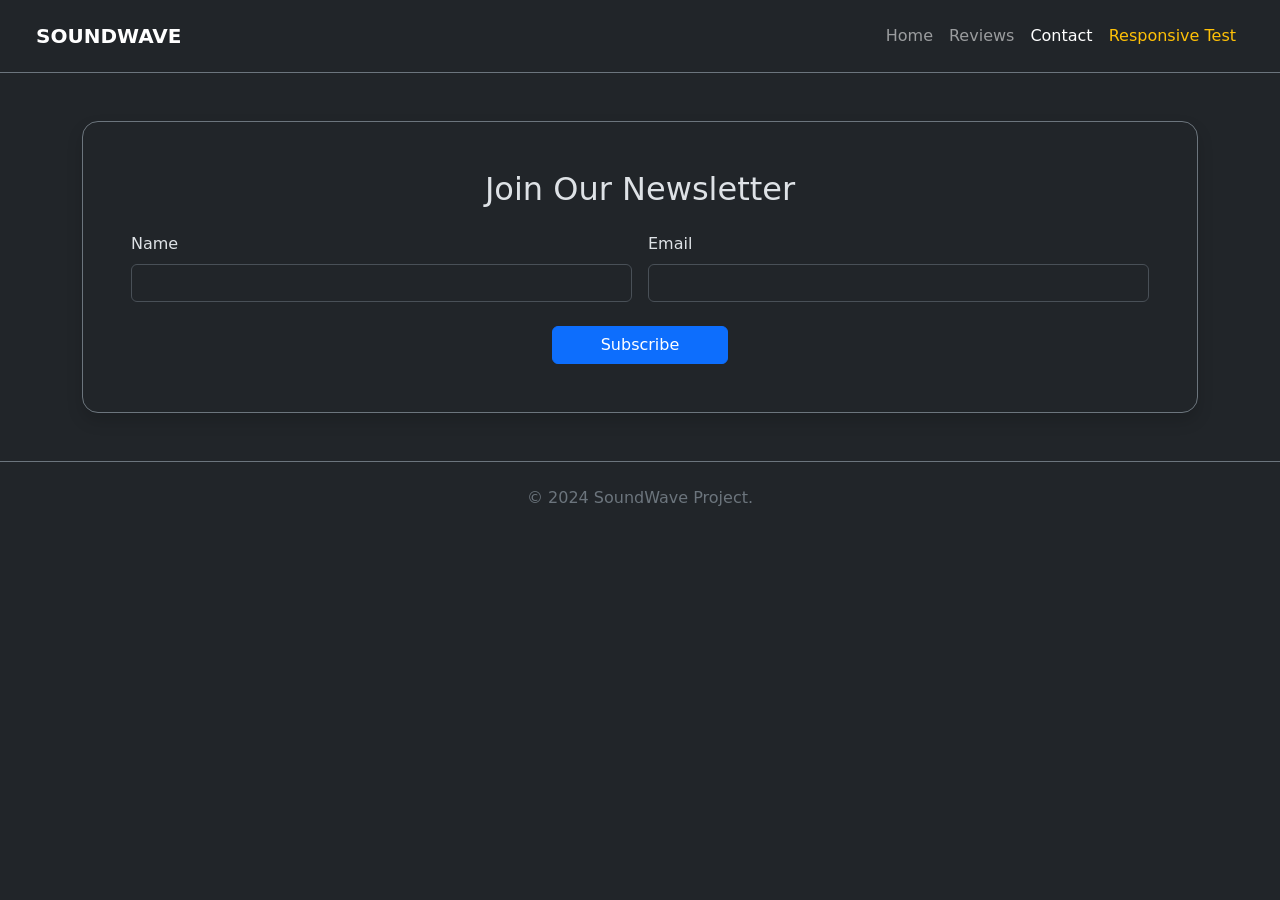
<file: SoundWave_Project/contact.html>
<!DOCTYPE html>
<html lang="en" data-bs-theme="dark">
<head>
    <meta charset="utf-8">
    <meta name="viewport" content="width=device-width, initial-scale=1.0">
    <title>SoundWave | Contact</title>
    <link href="https://cdn.jsdelivr.net/npm/bootstrap@5.3.3/dist/css/bootstrap.min.css" rel="stylesheet">
    <link rel="stylesheet" href="styles.css">
</head>
<body>
    <nav class="navbar navbar-expand-lg navbar-dark bg-dark border-bottom border-secondary px-4 py-3">
        <div class="container-fluid">
            <a class="navbar-brand fw-bold" href="index.html">SOUNDWAVE</a>
            <button class="navbar-toggler" type="button" data-bs-toggle="collapse" data-bs-target="#navbarNav">
                <span class="navbar-toggler-icon"></span>
            </button>
            <div class="collapse navbar-collapse" id="navbarNav">
                <ul class="navbar-nav ms-auto">
                    <li class="nav-item"><a class="nav-link" href="index.html">Home</a></li>
                    <li class="nav-item"><a class="nav-link" href="reviews.html">Reviews</a></li>
                    <li class="nav-item"><a class="nav-link active" href="contact.html">Contact</a></li>
                    <li class="nav-item"><a class="nav-link text-warning" href="responsive.html">Responsive Test</a></li>
                </ul>
            </div>
        </div>
    </nav>

    <main class="container my-5">
        <div class="p-5 rounded-4 border border-secondary shadow">
            <h2 class="text-center mb-4">Join Our Newsletter</h2>
            <form class="row g-3">
                <div class="col-md-6">
                    <label class="form-label">Name</label>
                    <input type="text" class="form-control" required>
                </div>
                <div class="col-md-6">
                    <label class="form-label">Email</label>
                    <input type="email" class="form-control" required>
                </div>
                <div class="col-12 text-center mt-4">
                    <button type="submit" class="btn btn-primary px-5">Subscribe</button>
                </div>
            </form>
        </div>
    </main>

    <footer class="bg-dark text-secondary py-4 border-top border-secondary mt-auto">
        <div class="container text-center">
            <p>&copy; 2024 SoundWave Project.</p>
        </div>
    </footer>
    <script src="https://cdn.jsdelivr.net/npm/bootstrap@5.3.3/dist/js/bootstrap.bundle.min.js"></script>
</body>
</html>
</file>
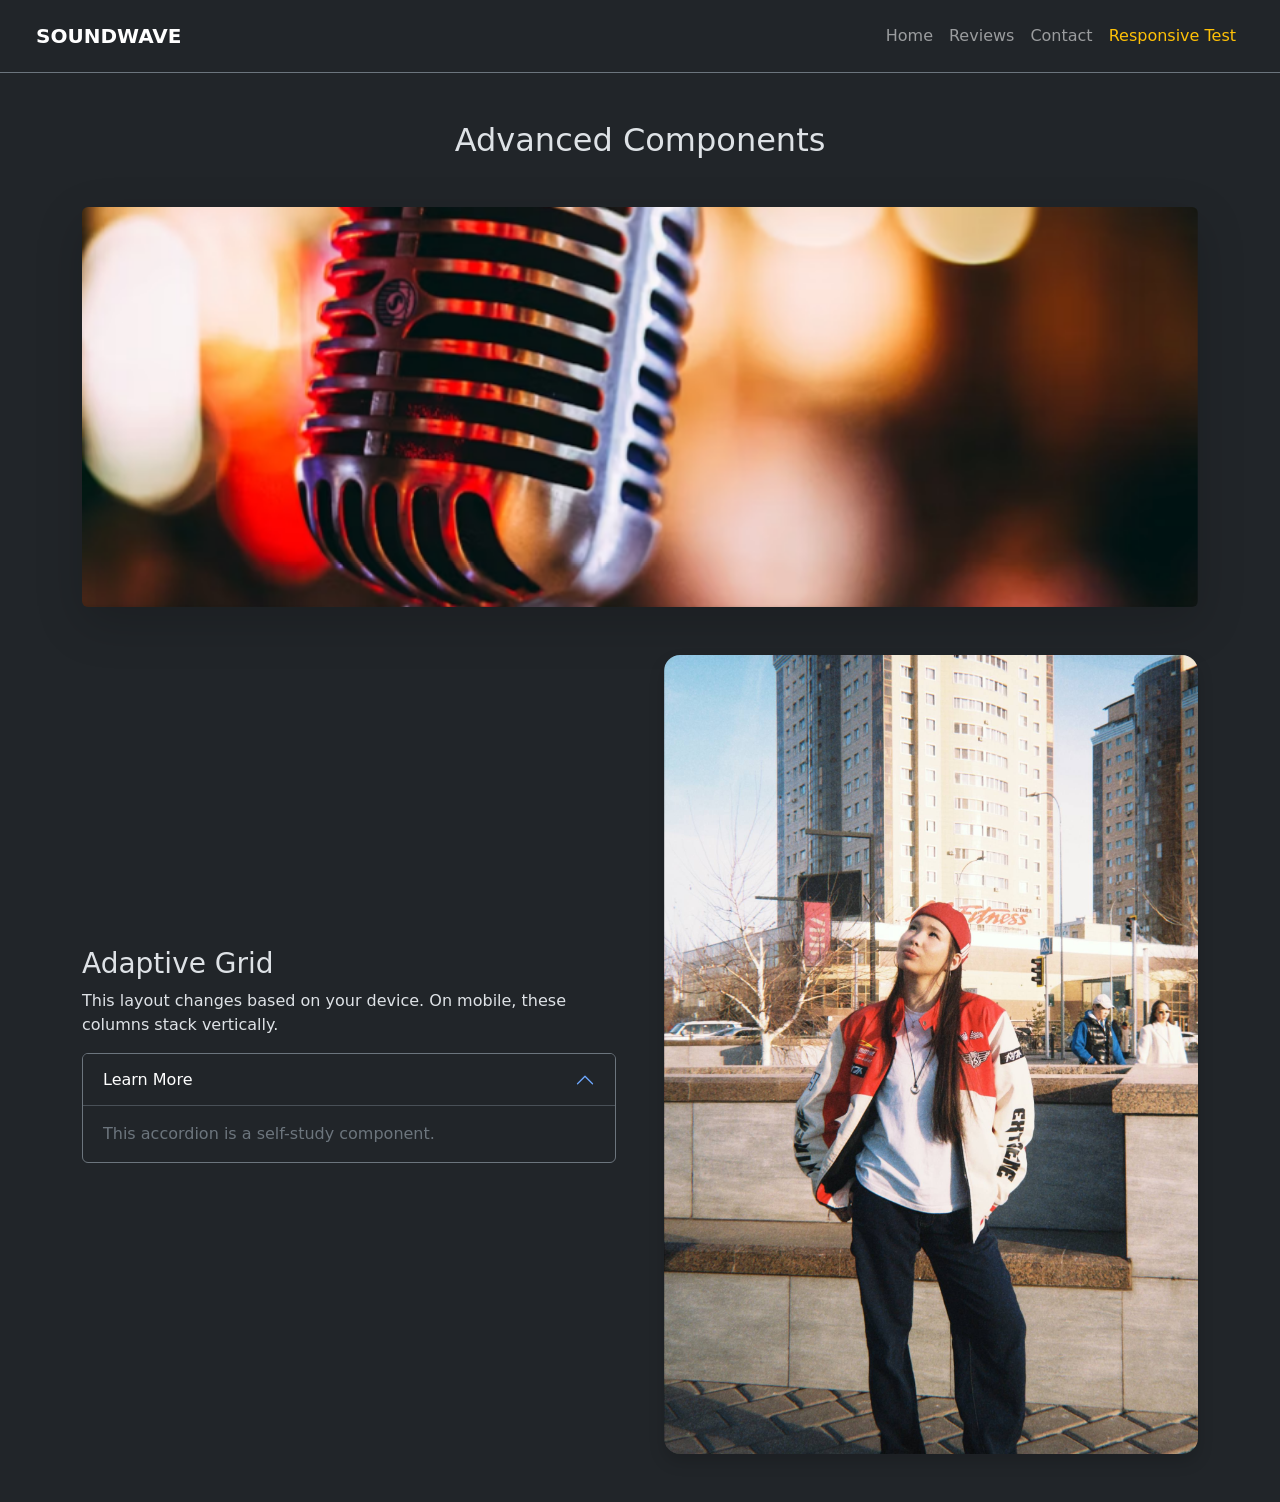
<file: SoundWave_Project/responsive.html>
<!DOCTYPE html>
<html lang="en" data-bs-theme="dark">
<head>
    <meta charset="utf-8">
    <meta name="viewport" content="width=device-width, initial-scale=1.0">
    <title>SoundWave | Responsive Test</title>
    <link href="https://cdn.jsdelivr.net/npm/bootstrap@5.3.3/dist/css/bootstrap.min.css" rel="stylesheet">
    <link rel="stylesheet" href="styles.css">
</head>
<body>
    <nav class="navbar navbar-expand-lg navbar-dark bg-dark border-bottom border-secondary px-4 py-3">
        <div class="container-fluid">
            <a class="navbar-brand fw-bold" href="index.html">SOUNDWAVE</a>
            <button class="navbar-toggler" type="button" data-bs-toggle="collapse" data-bs-target="#navbarNav">
                <span class="navbar-toggler-icon"></span>
            </button>
            <div class="collapse navbar-collapse" id="navbarNav">
                <ul class="navbar-nav ms-auto">
                    <li class="nav-item"><a class="nav-link" href="index.html">Home</a></li>
                    <li class="nav-item"><a class="nav-link" href="reviews.html">Reviews</a></li>
                    <li class="nav-item"><a class="nav-link" href="contact.html">Contact</a></li>
                    <li class="nav-item"><a class="nav-link active text-warning" href="responsive.html">Responsive Test</a></li>
                </ul>
            </div>
        </div>
    </nav>

    <main class="container my-5">
        <h2 class="text-center mb-5">Advanced Components</h2>
        
        <div id="musicCarousel" class="carousel slide mb-5 shadow-lg rounded overflow-hidden" data-bs-ride="carousel">
            <div class="carousel-inner">
                <div class="carousel-item active">
                    <img src="music.jpg" class="d-block w-100" style="height:400px; object-fit:cover;" alt="Slider 1">
                </div>
                <div class="carousel-item">
                    <img src="linara.jpeg" class="d-block w-100" style="height:400px; object-fit:cover;" alt="Slider 2">
                </div>
            </div>
        </div>

        <div class="row align-items-center g-5">
            <div class="col-12 col-md-6">
                <h3>Adaptive Grid</h3>
                <p>This layout changes based on your device. On mobile, these columns stack vertically.</p>
                
                <div class="accordion" id="faq">
                    <div class="accordion-item bg-dark border-secondary">
                        <h2 class="accordion-header">
                            <button class="accordion-button bg-dark text-white" type="button" data-bs-toggle="collapse" data-bs-target="#q1">Learn More</button>
                        </h2>
                        <div id="q1" class="accordion-collapse collapse show">
                            <div class="accordion-body text-secondary">This accordion is a self-study component.</div>
                        </div>
                    </div>
                </div>
            </div>
            <div class="col-12 col-md-6 text-center">
                <img src="linara.jpeg" class="img-fluid rounded-4 shadow" alt="Responsive">
            </div>
        </div>
    </main>
    <script src="https://cdn.jsdelivr.net/npm/bootstrap@5.3.3/dist/js/bootstrap.bundle.min.js"></script>
</body>
</html>
</file>
<file: style.css>
body { font-family: 'Arial', sans-serif; margin: 0; background-color: #f0f2f5; }
header { background: #1a1a1a; color: white; padding: 1rem; }
nav { display: flex; justify-content: space-between; align-items: center; }
nav ul { list-style: none; display: flex; gap: 20px; }
nav a { color: white; text-decoration: none; }

.grid-container { display: grid; grid-template-columns: repeat(auto-fit, minmax(200px, 1fr)); gap: 20px; padding: 20px; }
.song-card { background: white; padding: 15px; border-radius: 10px; box-shadow: 0 2px 5px rgba(0,0,0,0.1); text-align: center; }

footer { background: #1a1a1a; color: white; text-align: center; padding: 20px; position: fixed; bottom: 0; width: 100%; }

/* Responsive  */
@media (max-width: 600px) {
    nav { flex-direction: column; }
    .grid-container { grid-template-columns: 1fr; }
}
</file>
<file: SoundWave_Project/styles.css>
/* Пункт 7: Кастомизация компонентов с помощью собственного CSS */

/* Настройка внешнего вида карточек */
.my-custom-card {
    transition: transform 0.3s ease, box-shadow 0.3s ease;
    border: 1px solid rgba(255, 255, 255, 0.1) !important;
    overflow: hidden;
    background-color: #1e1e1e !important; /* Собственный цвет фона для карточек */
}

/* Эффект при наведении (кастомное поведение) */
.my-custom-card:hover {
    transform: translateY(-10px); /* Карточка плавно приподнимается */
    box-shadow: 0 10px 30px rgba(0, 123, 255, 0.2); /* Появляется синее свечение */
    border-color: #0d6efd !important;
}

/* Настройка изображений в карточках */
.card-img-top {
    height: 300px;
    object-fit: cover; /* Фотографии не искажаются, а обрезаются по размеру */
    filter: grayscale(20%); /* Легкий черно-белый фильтр */
    transition: filter 0.3s ease;
}

.my-custom-card:hover .card-img-top {
    filter: grayscale(0%); /* При наведении фото становится полностью цветным */
}

/* Стилизация полосы прокрутки для темной темы */
::-webkit-scrollbar {
    width: 10px;
}

::-webkit-scrollbar-track {
    background: #121212;
}

::-webkit-scrollbar-thumb {
    background: #333;
    border-radius: 10px;
}

::-webkit-scrollbar-thumb:hover {
    background: #444;
}

/* Кастомные отступы и стили для ссылок в футере */
footer address a {
    transition: color 0.2s ease;
}

footer address a:hover {
    color: #fff !important;
    text-decoration: underline !important;
}
</file>
<file: styles.css>
/* Пункт 7: Кастомизация компонентов с помощью собственного CSS */

/* Настройка внешнего вида карточек */
.my-custom-card {
    transition: transform 0.3s ease, box-shadow 0.3s ease;
    border: 1px solid rgba(255, 255, 255, 0.1) !important;
    overflow: hidden;
    background-color: #1e1e1e !important; /* Собственный цвет фона для карточек */
}

/* Эффект при наведении (кастомное поведение) */
.my-custom-card:hover {
    transform: translateY(-10px); /* Карточка плавно приподнимается */
    box-shadow: 0 10px 30px rgba(0, 123, 255, 0.2); /* Появляется синее свечение */
    border-color: #0d6efd !important;
}

/* Настройка изображений в карточках */
.card-img-top {
    height: 300px;
    object-fit: cover; /* Фотографии не искажаются, а обрезаются по размеру */
    filter: grayscale(20%); /* Легкий черно-белый фильтр */
    transition: filter 0.3s ease;
}

.my-custom-card:hover .card-img-top {
    filter: grayscale(0%); /* При наведении фото становится полностью цветным */
}

/* Стилизация полосы прокрутки для темной темы */
::-webkit-scrollbar {
    width: 10px;
}

::-webkit-scrollbar-track {
    background: #121212;
}

::-webkit-scrollbar-thumb {
    background: #333;
    border-radius: 10px;
}

::-webkit-scrollbar-thumb:hover {
    background: #444;
}

/* Кастомные отступы и стили для ссылок в футере */
footer address a {
    transition: color 0.2s ease;
}

footer address a:hover {
    color: #fff !important;
    text-decoration: underline !important;
}
</file>
